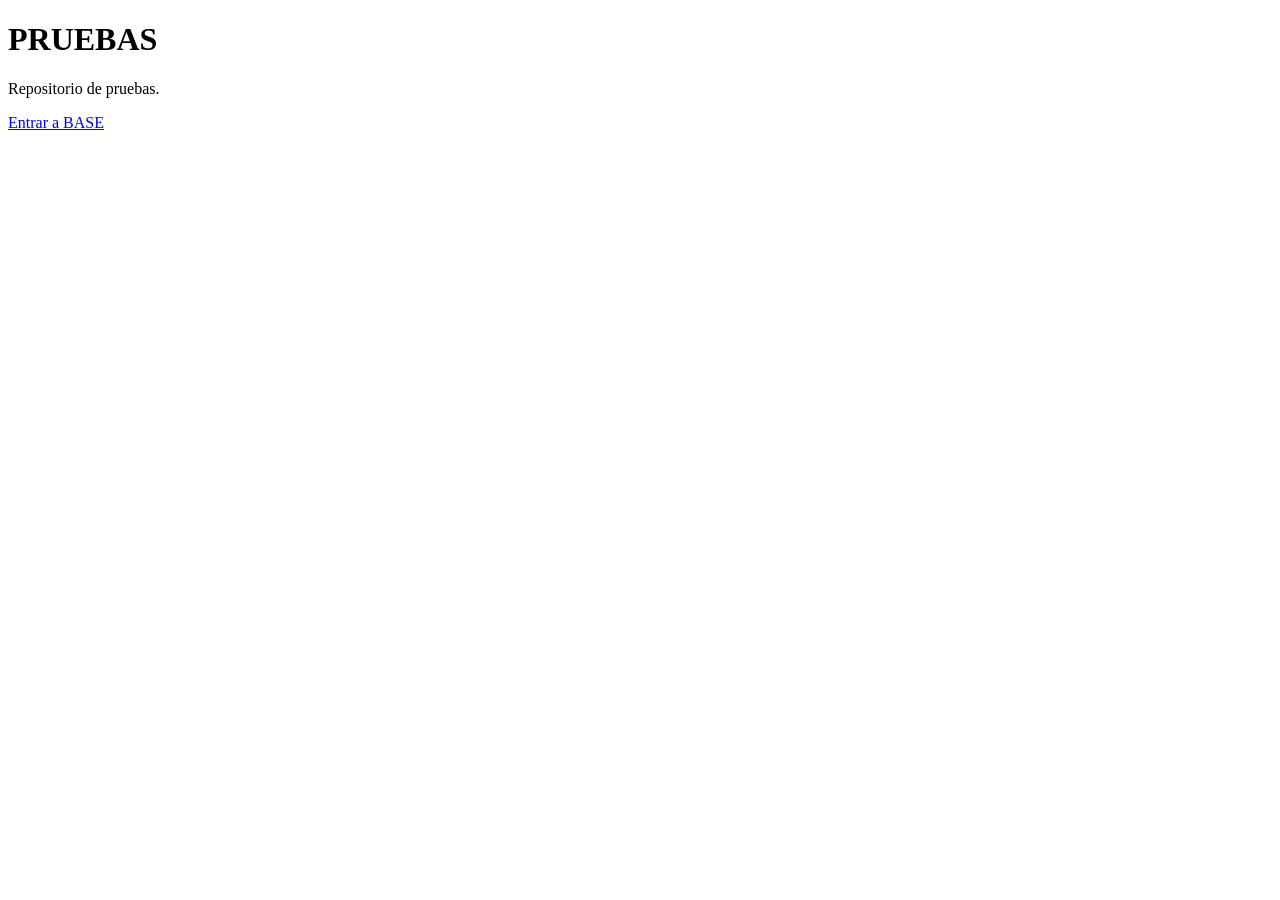
<file: index.html>
<!DOCTYPE html>
<html lang="es">
<head>
    <meta charset="UTF-8">
    <meta name="viewport" content="width=device-width, initial-scale=1.0">
    <title>PRUEBAS</title>
</head>

<body>

    <h1>PRUEBAS</h1>

    <p>Repositorio de pruebas.</p>

    <a href="BASE/">
        Entrar a BASE
    </a>

</body>
</html>
</file>
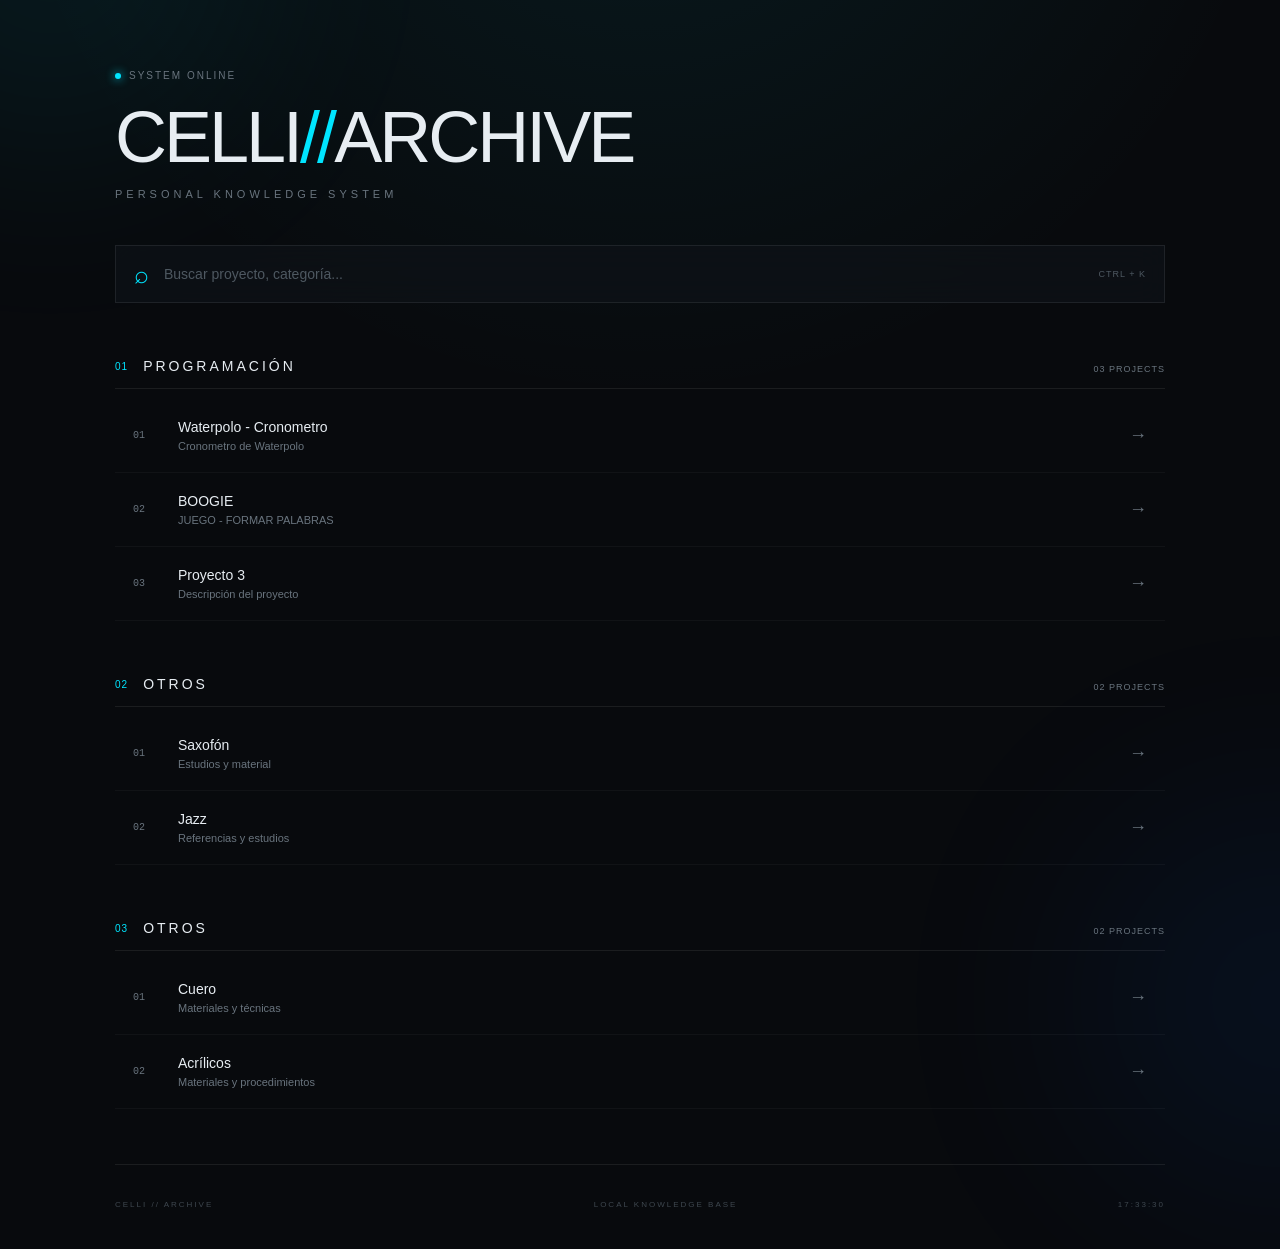
<file: BASE/index.html>
<!doctype html>
<html lang="es">
  <head>
    <meta charset="UTF-8" />
    <meta name="viewport" content="width=device-width, initial-scale=1.0" />
    <title>CELLI // ARCHIVO MAESTRO</title>
    <link rel="stylesheet" href="./Style.css" />
  </head>
  <body>
    <!-- Fondo decorativo -->
    <div class="background-grid"></div>
    <div class="glow glow-1"></div>
    <div class="glow glow-2"></div>
    <main class="container">
      <!-- ENCABEZADO -->
      <header class="header">
        <div class="system-status">
          <span class="status-dot"></span>
          SYSTEM ONLINE
        </div>
        <h1>CELLI<span>//</span>ARCHIVE</h1>
        <p class="subtitle">PERSONAL KNOWLEDGE SYSTEM</p>
      </header>
      <!-- BUSCADOR -->
      <section class="search-box">
        <span class="search-icon">⌕</span>
        <input
          type="text"
          id="search"
          placeholder="Buscar proyecto, categoría..."
          autocomplete="off"
        />
        <span class="search-command">CTRL + K</span>
      </section>
      <!-- CONTENIDO -->
      <section class="categories">
        <!-- PROGRAMACION -->
        <div class="category">
          <div class="category-header">
            <div>
              <span class="category-number">01</span>
              <h2>PROGRAMACIÓN</h2>
            </div>
            <span class="category-count">03 PROJECTS</span>
          </div>
          <div class="items">
            <a
              class="item"
              href="/PRUEBAS/BASE/WPCronometro/index.html"
              data-search="waterpolo"
            >
              <span class="item-icon">01</span>
              <div class="item-info">
                <span class="item-title"> Waterpolo - Cronometro </span>
                <span class="item-description"> Cronometro de Waterpolo </span>
              </div>
              <span class="arrow">→</span>
            </a>
            <a
              class="item"
              href="/PRUEBAS/BASE/Boogie/index.html"
              data-search="programacion proyecto 2"
            >
              <span class="item-icon">02</span>
              <div class="item-info">
                <span class="item-title"> BOOGIE </span>
                <span class="item-description"> JUEGO - FORMAR PALABRAS </span>
              </div>
              <span class="arrow">→</span>
            </a>
            <a
              class="item"
              href="PROGRAMACION/proyecto_3/index.html"
              data-search="programacion proyecto 3"
            >
              <span class="item-icon">03</span>
              <div class="item-info">
                <span class="item-title"> Proyecto 3 </span>
                <span class="item-description"> Descripción del proyecto </span>
              </div>
              <span class="arrow">→</span>
            </a>
          </div>
        </div>
        <!-- MUSICA -->
        <div class="category">
          <div class="category-header">
            <div>
              <span class="category-number">02</span>
              <h2>OTROS</h2>
            </div>
            <span class="category-count">02 PROJECTS</span>
          </div>
          <div class="items">
            <a
              class="item"
              href="MUSICA/saxofon/index.html"
              data-search="musica saxofon"
            >
              <span class="item-icon">01</span>
              <div class="item-info">
                <span class="item-title"> Saxofón </span>
                <span class="item-description"> Estudios y material </span>
              </div>
              <span class="arrow">→</span>
            </a>
            <a
              class="item"
              href="MUSICA/jazz/index.html"
              data-search="musica jazz"
            >
              <span class="item-icon">02</span>
              <div class="item-info">
                <span class="item-title"> Jazz </span>
                <span class="item-description"> Referencias y estudios </span>
              </div>
              <span class="arrow">→</span>
            </a>
          </div>
        </div>
        <!-- PINTURA -->
        <div class="category">
          <div class="category-header">
            <div>
              <span class="category-number">03</span>
              <h2>OTROS</h2>
            </div>
            <span class="category-count">02 PROJECTS</span>
          </div>
          <div class="items">
            <a
              class="item"
              href="PINTURA/cuero/index.html"
              data-search="pintura cuero"
            >
              <span class="item-icon">01</span>
              <div class="item-info">
                <span class="item-title"> Cuero </span>
                <span class="item-description"> Materiales y técnicas </span>
              </div>
              <span class="arrow">→</span>
            </a>
            <a
              class="item"
              href="PINTURA/acrilicos/index.html"
              data-search="pintura acrilicos"
            >
              <span class="item-icon">02</span>
              <div class="item-info">
                <span class="item-title"> Acrílicos </span>
                <span class="item-description">
                  Materiales y procedimientos
                </span>
              </div>
              <span class="arrow">→</span>
            </a>
          </div>
        </div>
      </section>
      <!-- FOOTER -->
      <footer>
        <span>CELLI // ARCHIVE</span>
        <span>LOCAL KNOWLEDGE BASE</span>
        <span id="clock">00:00:00</span>
      </footer>
    </main>
    <script>
      /* ==============================
           RELOJ
        ============================== */
      function updateClock() {
        const now = new Date();
        const time = now.toLocaleTimeString("es-AR", {
          hour12: false
        });
        document.getElementById("clock").textContent = time;
      }
      setInterval(updateClock, 1000);
      updateClock();
      /* ==============================
           BUSCADOR
        ============================== */
      const searchInput = document.getElementById("search");
      const items = document.querySelectorAll(".item");
      searchInput.addEventListener("input", function () {
        const query = this.value.toLowerCase().trim();
        items.forEach(function (item) {
          const text = item.dataset.search.toLowerCase();
          if (text.includes(query)) {
            item.style.display = "flex";
          } else {
            item.style.display = "none";
          }
        });
      });
      /* ==============================
           CTRL + K
        ============================== */
      document.addEventListener("keydown", function (event) {
        if (
          (event.ctrlKey || event.metaKey) &&
          event.key.toLowerCase() === "k"
        ) {
          event.preventDefault();
          searchInput.focus();
        }
      });
    </script>
  </body>
</html>
</file>
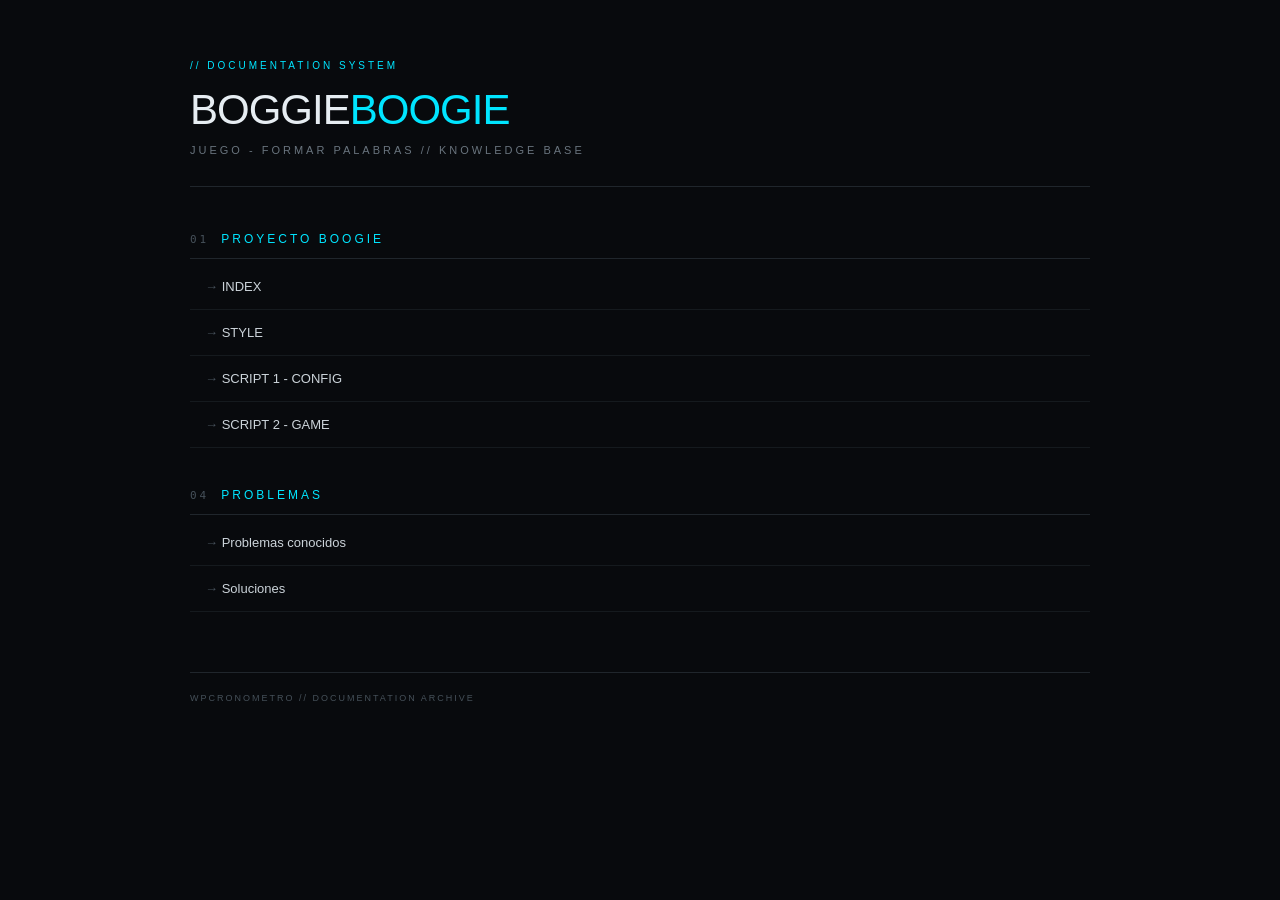
<file: BASE/Boogie/index.html>
<!DOCTYPE html>
<html lang="es">

<head>
    <meta charset="UTF-8">
    <meta name="viewport" content="width=device-width, initial-scale=1.0">

    <title> BOOGIE // DOCUMENTACIÓN</title>

    <style>
        * {
            box-sizing: border-box;
            margin: 0;
            padding: 0;
        }

        body {
            background: #080a0d;
            color: #e6edf2;
            font-family: "Segoe UI", Arial, sans-serif;
            min-height: 100vh;
        }

        .container {
            width: min(900px, 92%);
            margin: auto;
            padding: 60px 0;
        }

        header {
            border-bottom: 1px solid #20262c;
            padding-bottom: 30px;
            margin-bottom: 45px;
        }

        .system {
            color: #00e5ff;
            font-size: 10px;
            letter-spacing: 3px;
            margin-bottom: 15px;
        }

        h1 {
            font-size: 42px;
            font-weight: 300;
            letter-spacing: -1px;
        }

        h1 span {
            color: #00e5ff;
        }

        .subtitle {
            margin-top: 10px;
            color: #69747e;
            font-size: 11px;
            letter-spacing: 3px;
        }

        .folder {
            margin-bottom: 40px;
        }

        .folder-title {
            display: flex;
            align-items: center;
            gap: 12px;

            padding-bottom: 12px;
            margin-bottom: 5px;

            border-bottom: 1px solid #20262c;

            color: #00e5ff;
            font-size: 12px;
            letter-spacing: 3px;
        }

        .folder-number {
            color: #46515a;
            font-family: monospace;
            font-size: 11px;
        }

        .file {
            display: block;

            padding: 15px 15px;

            color: #cbd3d9;
            text-decoration: none;

            border-bottom: 1px solid #151a1e;

            font-size: 13px;

            transition: 0.2s;
        }

        .file:hover {
            color: #00e5ff;

            padding-left: 25px;

            background: rgba(0, 229, 255, 0.04);
        }

        .file::before {
            content: "→ ";
            color: #46515a;
        }

        footer {
            margin-top: 60px;
            padding-top: 20px;

            border-top: 1px solid #20262c;

            color: #46515a;

            font-size: 9px;
            letter-spacing: 2px;
        }

        @media (max-width: 600px) {

            .container {
                padding-top: 35px;
            }

            h1 {
                font-size: 32px;
            }

        }
    </style>
</head>


<body>

    <main class="container">

        <header>

            <div class="system">
                // DOCUMENTATION SYSTEM
            </div>

            <h1>
                BOGGIE<span>BOOGIE</span>
            </h1>

            <div class="subtitle">
                JUEGO - FORMAR PALABRAS // KNOWLEDGE BASE
            </div>

        </header>


        <!-- =========================
             BOOGIE
        ========================== -->

        <section class="folder">

            <div class="folder-title">
                <span class="folder-number">01</span>
                PROYECTO BOOGIE
            </div>

            <a class="file" href="Boogie/index.txt">
                INDEX
            </a>

            <a class="file" href="Boogie/style.txt">
                STYLE
            </a>

            <a class="file" href="Boogie/config.txt">
                SCRIPT 1 - CONFIG
            </a>
            <a class="file" href="Boogie/game.txt">
                SCRIPT 2 - GAME
            </a>

        </section>



        <!-- =========================
             PROBLEMAS
        ========================== -->

        <section class="folder">

            <div class="folder-title">
                <span class="folder-number">04</span>
                PROBLEMAS
            </div>

            <a class="file" href="PROBLEMAS/problemas.txt">
                Problemas conocidos
            </a>

            <a class="file" href="PROBLEMAS/soluciones.txt">
                Soluciones
            </a>

        </section>


        <footer>
            WPCRONOMETRO // DOCUMENTATION ARCHIVE
        </footer>

    </main>

</body>

</html>
</file>
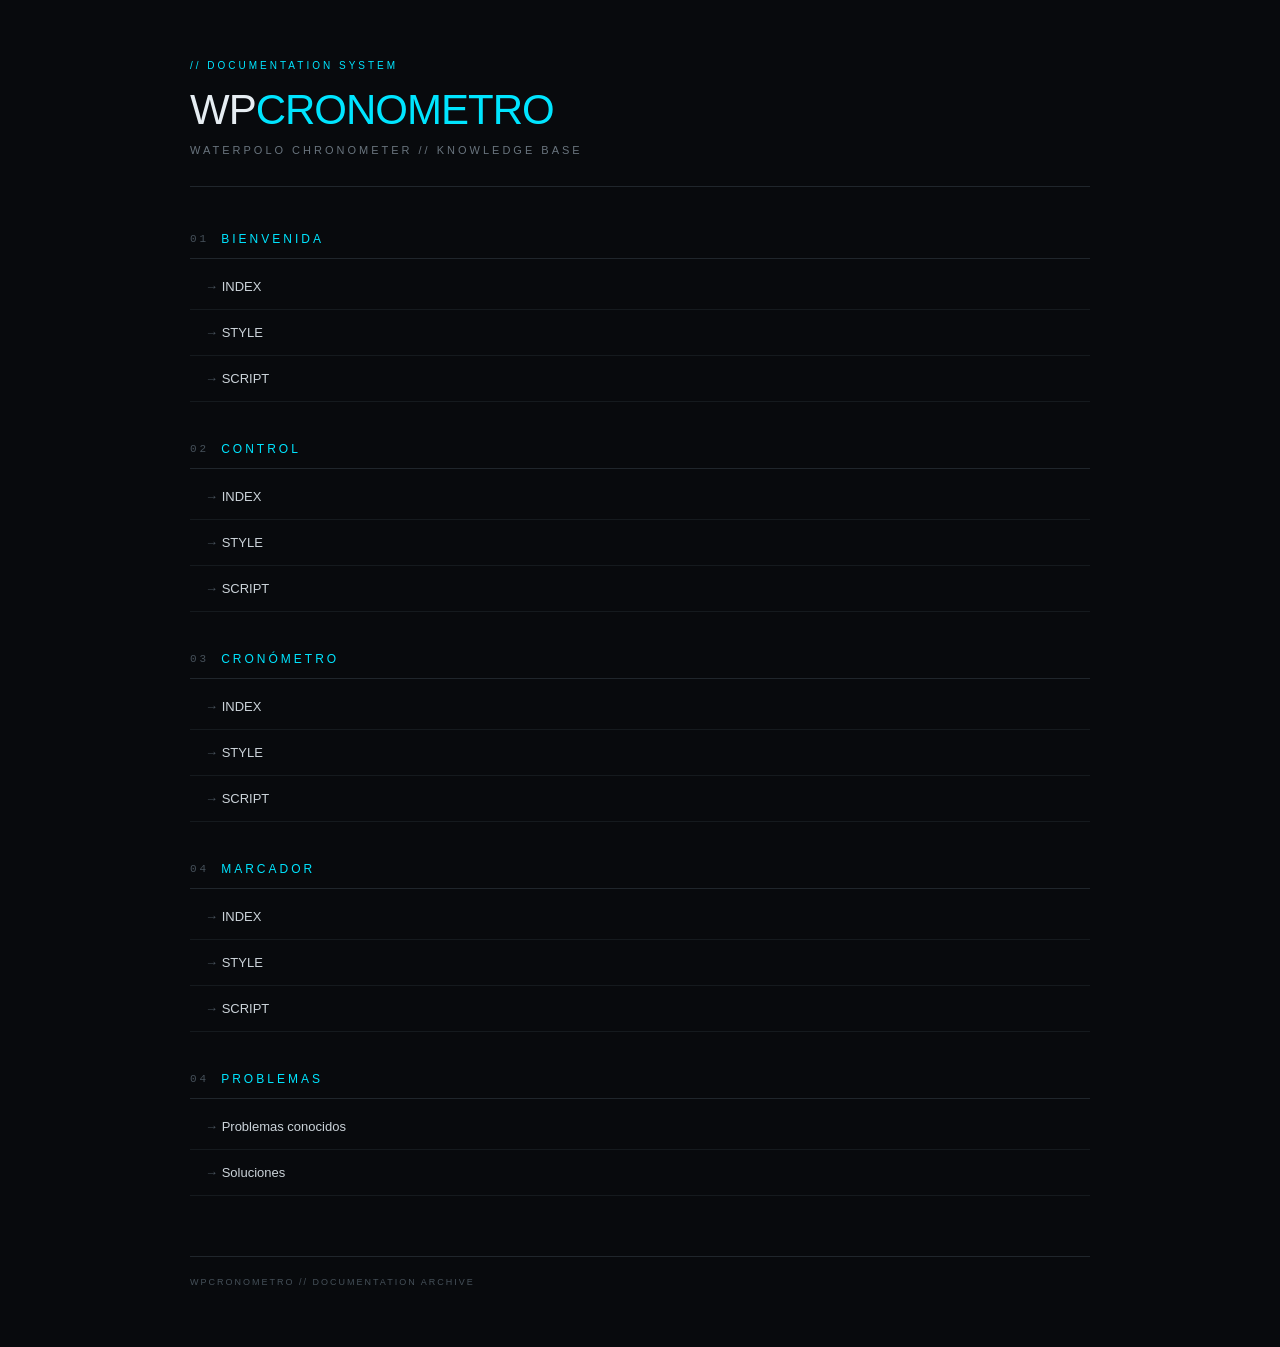
<file: BASE/WPCronometro/index.html>
<!DOCTYPE html>
<html lang="es">

<head>
    <meta charset="UTF-8">
    <meta name="viewport" content="width=device-width, initial-scale=1.0">

    <title>WPCRONOMETRO // DOCUMENTACIÓN</title>

    <style>
        * {
            box-sizing: border-box;
            margin: 0;
            padding: 0;
        }

        body {
            background: #080a0d;
            color: #e6edf2;
            font-family: "Segoe UI", Arial, sans-serif;
            min-height: 100vh;
        }

        .container {
            width: min(900px, 92%);
            margin: auto;
            padding: 60px 0;
        }

        header {
            border-bottom: 1px solid #20262c;
            padding-bottom: 30px;
            margin-bottom: 45px;
        }

        .system {
            color: #00e5ff;
            font-size: 10px;
            letter-spacing: 3px;
            margin-bottom: 15px;
        }

        h1 {
            font-size: 42px;
            font-weight: 300;
            letter-spacing: -1px;
        }

        h1 span {
            color: #00e5ff;
        }

        .subtitle {
            margin-top: 10px;
            color: #69747e;
            font-size: 11px;
            letter-spacing: 3px;
        }

        .folder {
            margin-bottom: 40px;
        }

        .folder-title {
            display: flex;
            align-items: center;
            gap: 12px;

            padding-bottom: 12px;
            margin-bottom: 5px;

            border-bottom: 1px solid #20262c;

            color: #00e5ff;
            font-size: 12px;
            letter-spacing: 3px;
        }

        .folder-number {
            color: #46515a;
            font-family: monospace;
            font-size: 11px;
        }

        .file {
            display: block;

            padding: 15px 15px;

            color: #cbd3d9;
            text-decoration: none;

            border-bottom: 1px solid #151a1e;

            font-size: 13px;

            transition: 0.2s;
        }

        .file:hover {
            color: #00e5ff;

            padding-left: 25px;

            background: rgba(0, 229, 255, 0.04);
        }

        .file::before {
            content: "→ ";
            color: #46515a;
        }

        footer {
            margin-top: 60px;
            padding-top: 20px;

            border-top: 1px solid #20262c;

            color: #46515a;

            font-size: 9px;
            letter-spacing: 2px;
        }

        @media (max-width: 600px) {

            .container {
                padding-top: 35px;
            }

            h1 {
                font-size: 32px;
            }

        }
    </style>
</head>


<body>

    <main class="container">

        <header>

            <div class="system">
                // DOCUMENTATION SYSTEM
            </div>

            <h1>
                WP<span>CRONOMETRO</span>
            </h1>

            <div class="subtitle">
                WATERPOLO CHRONOMETER // KNOWLEDGE BASE
            </div>

        </header>


        <!-- =========================
             BIENVENIDA
        ========================== -->

        <section class="folder">

            <div class="folder-title">
                <span class="folder-number">01</span>
                BIENVENIDA
            </div>

            <a class="file" href="Bienvenida/index.txt">
                INDEX
            </a>

            <a class="file" href="Bienvenida/style.txt">
                STYLE
            </a>

            <a class="file" href="Bienvenida/scriptbienvenida.txt">
                SCRIPT
            </a>

        </section>


        <!-- =========================
             CONTROL
        ========================== -->

        <section class="folder">

            <div class="folder-title">
                <span class="folder-number">02</span>
                CONTROL
            </div>

            <a class="file" href="CONTROL/index.txt">
                INDEX
            </a>

            <a class="file" href="CONTROL/style.txt">
                STYLE
            </a>

            <a class="file" href="CONTROL/script.txt">
                SCRIPT
            </a>

        </section>


        <!-- =========================
             CRONOMETRO
        ========================== -->

        <section class="folder">

            <div class="folder-title">
                <span class="folder-number">03</span>
                CRONÓMETRO
            </div>

            <a class="file" href="CRONOMETRO/index.txt">
                INDEX
            </a>

            <a class="file" href="CRONOMETRO/style.txt">
                STYLE
            </a>
            <a class="file" href="CRONOMETRO/script.txt">
                SCRIPT
            </a>

        </section>

                <!-- =========================
             MARCADOR
        ========================== -->

        <section class="folder">

            <div class="folder-title">
                <span class="folder-number">04</span>
                MARCADOR
            </div>

            <a class="file" href="MARCADOR/index.txt">
                INDEX
            </a>

            <a class="file" href="MARCADOR/style.txt">
                STYLE
            </a>
            <a class="file" href="MARCADOR/script.txt">
                SCRIPT
            </a>

        </section>


        <!-- =========================
             PROBLEMAS
        ========================== -->

        <section class="folder">

            <div class="folder-title">
                <span class="folder-number">04</span>
                PROBLEMAS
            </div>

            <a class="file" href="PROBLEMAS/problemas.txt">
                Problemas conocidos
            </a>

            <a class="file" href="PROBLEMAS/soluciones.txt">
                Soluciones
            </a>

        </section>


        <footer>
            WPCRONOMETRO // DOCUMENTATION ARCHIVE
        </footer>

    </main>

</body>

</html>
</file>
<file: BASE/Style.css>
/* =========================================
   RESET
========================================= */
* {
  margin: 0;
  padding: 0;
  box-sizing: border-box;
}
:root {
  --background: #080a0d;
  --panel: rgba(15, 19, 24, 0.72);
  --text: #e7edf2;
  --muted: #69747e;
  --accent: #00e5ff;
  --accent-soft: rgba(0, 229, 255, 0.12);
  --border: rgba(255, 255, 255, 0.08);
}
html {
  scroll-behavior: smooth;
}
body {
  min-height: 100vh;
  background:
    radial-gradient(
      circle at 50% -20%,
      rgba(0, 229, 255, 0.08),
      transparent 40%
    ),
    var(--background);
  color: var(--text);
  font-family: "Segoe UI", Arial, sans-serif;
  overflow-x: hidden;
}
/* =========================================
   BACKGROUND GRID
========================================= */
.background-grid {
  position: fixed;
  inset: 0;
  pointer-events: none;
  opacity: 0.15;
  background-image:
    linear-gradient(rgba(255, 255, 255, 0.025) 1px, transparent 1px),
    linear-gradient(90deg, rgba(255, 255, 255, 0.025) 1px, transparent 1px);
  background-size: 50px 50px;
}
/* =========================================
   GLOW
========================================= */
.glow {
  position: fixed;
  width: 400px;
  height: 400px;
  border-radius: 50%;
  filter: blur(120px);
  pointer-events: none;
  opacity: 0.08;
}
.glow-1 {
  background: var(--accent);
  top: -250px;
  left: -150px;
}
.glow-2 {
  background: #0066ff;
  bottom: -300px;
  right: -200px;
}
/* =========================================
   CONTAINER
========================================= */
.container {
  position: relative;
  width: min(1050px, 92%);
  margin: auto;
  padding: 70px 0 40px;
}
/* =========================================
   HEADER
========================================= */
.header {
  margin-bottom: 45px;
}
.system-status {
  display: flex;
  align-items: center;
  gap: 8px;
  color: var(--muted);
  font-size: 10px;
  letter-spacing: 2px;
  margin-bottom: 20px;
}
.status-dot {
  width: 6px;
  height: 6px;
  background: var(--accent);
  border-radius: 50%;
  box-shadow: 0 0 10px var(--accent);
}
h1 {
  font-size: clamp(38px, 7vw, 72px);
  font-weight: 300;
  letter-spacing: -3px;
  line-height: 1;
}
h1 span {
  color: var(--accent);
  font-weight: 500;
}
.subtitle {
  margin-top: 15px;
  color: var(--muted);
  font-size: 11px;
  letter-spacing: 4px;
}
/* =========================================
   SEARCH
========================================= */
.search-box {
  height: 58px;
  display: flex;
  align-items: center;
  gap: 15px;
  padding: 0 18px;
  margin-bottom: 55px;
  background: var(--panel);
  border: 1px solid var(--border);
  backdrop-filter: blur(15px);
  transition: 0.25s;
}
.search-box:focus-within {
  border-color: rgba(0, 229, 255, 0.45);
  box-shadow: 0 0 30px rgba(0, 229, 255, 0.05);
}
.search-icon {
  color: var(--accent);
  font-size: 25px;
}
.search-box input {
  flex: 1;
  height: 100%;
  border: none;
  outline: none;
  background: transparent;
  color: var(--text);
  font-size: 14px;
}
.search-box input::placeholder {
  color: #4e5861;
}
.search-command {
  color: #4e5861;
  font-size: 9px;
  letter-spacing: 1px;
}
/* =========================================
   CATEGORY
========================================= */
.category {
  margin-bottom: 55px;
}
.category-header {
  display: flex;
  justify-content: space-between;
  align-items: end;
  padding-bottom: 14px;
  border-bottom: 1px solid var(--border);
  margin-bottom: 10px;
}
.category-header > div {
  display: flex;
  align-items: center;
  gap: 15px;
}
.category-number {
  color: var(--accent);
  font-size: 10px;
  letter-spacing: 1px;
}
.category h2 {
  font-size: 14px;
  font-weight: 500;
  letter-spacing: 3px;
}
.category-count {
  color: var(--muted);
  font-size: 9px;
  letter-spacing: 1px;
}
/* =========================================
   ITEMS
========================================= */
.items {
  display: flex;
  flex-direction: column;
}
.item {
  position: relative;
  display: flex;
  align-items: center;
  min-height: 74px;
  padding: 0 18px;
  gap: 20px;
  color: var(--text);
  text-decoration: none;
  border-bottom: 1px solid rgba(255, 255, 255, 0.04);
  transition:
    background 0.2s,
    padding 0.2s;
}
.item:hover {
  padding-left: 28px;
  background: linear-gradient(90deg, var(--accent-soft), transparent);
}
.item-icon {
  color: var(--muted);
  font-size: 10px;
  font-family: monospace;
  width: 25px;
}
.item-info {
  display: flex;
  flex-direction: column;
  gap: 5px;
  flex: 1;
}
.item-title {
  font-size: 14px;
  font-weight: 500;
}
.item-description {
  color: var(--muted);
  font-size: 11px;
}
.arrow {
  color: var(--muted);
  font-size: 18px;
  transition:
    transform 0.2s,
    color 0.2s;
}
.item:hover .arrow {
  color: var(--accent);
  transform: translateX(5px);
}
/* =========================================
   FOOTER
========================================= */
footer {
  display: flex;
  justify-content: space-between;
  padding-top: 35px;
  margin-top: 20px;
  border-top: 1px solid var(--border);
  color: #3e474f;
  font-size: 8px;
  letter-spacing: 2px;
}
/* =========================================
   MOBILE
========================================= */
@media (max-width: 600px) {
  .container {
    padding-top: 40px;
  }
  h1 {
    letter-spacing: -2px;
  }
  .category-header {
    align-items: center;
  }
  .category-count {
    display: none;
  }
  .item {
    padding-left: 10px;
    padding-right: 10px;
  }
  .item:hover {
    padding-left: 18px;
  }
  .search-command {
    display: none;
  }
  footer {
    flex-direction: column;
    gap: 10px;
  }
}
</file>
